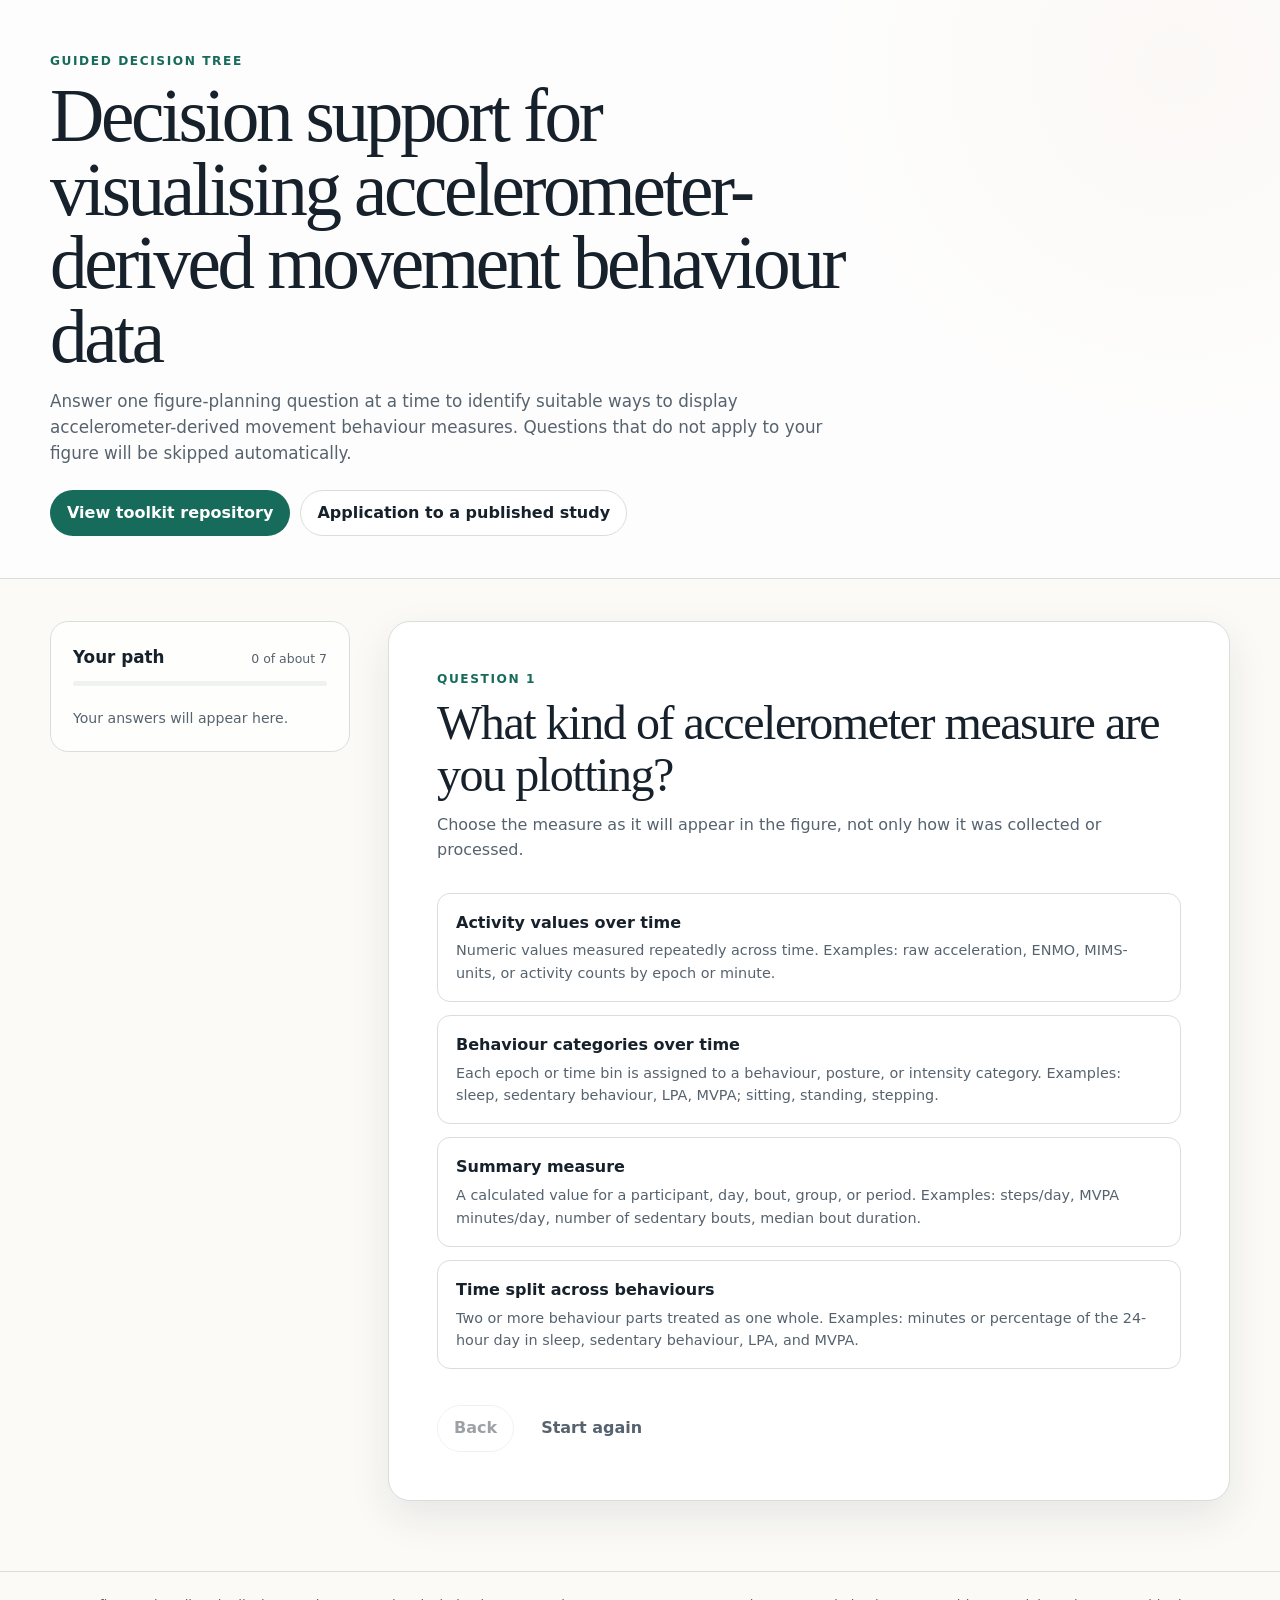
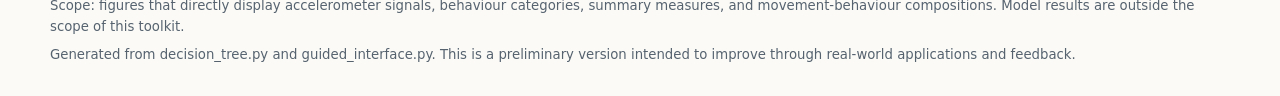
<file: docs/index.html>
<!doctype html>
<html lang="en">
  <head>
    <meta charset="utf-8">
    <meta name="viewport" content="width=device-width, initial-scale=1">
    <title>Decision support for visualising accelerometer-derived movement behaviour data</title>
    <link rel="stylesheet" href="styles.css">
  </head>
  <body>
    <header class="site-header">
      <div class="header-inner">
        <p class="eyebrow">Guided decision tree</p>
        <h1>Decision support for visualising accelerometer-derived movement behaviour data</h1>
        <p class="intro">
          Answer one figure-planning question at a time to identify suitable
          ways to display accelerometer-derived movement behaviour measures.
          Questions that do not apply to your figure will be skipped
          automatically.
        </p>
        <div class="header-actions">
          <a class="button primary" href="https://github.com/mpaivama/accelerometer-visualisation-decision-support">
            View toolkit repository
          </a>
          <a class="button secondary" href="https://github.com/mpaivama/accelerometer-visualisation-decision-support/tree/main/application_to_a_published_study">
            Application to a published study
          </a>
        </div>
      </div>
    </header>

    <main class="layout">
      <aside class="summary-panel" aria-label="Answered questions">
        <div class="summary-heading">
          <h2>Your path</h2>
          <span id="progress-label">Starting</span>
        </div>
        <div class="progress-track" aria-hidden="true">
          <div id="progress-bar" class="progress-bar"></div>
        </div>
        <ol id="answer-summary" class="answer-summary">
          <li class="empty-summary">Your answers will appear here.</li>
        </ol>
      </aside>

      <section class="workspace" aria-live="polite">
        <div id="error-box" class="error-box" hidden></div>

        <article id="question-card" class="card question-card">
          <p id="question-number" class="eyebrow"></p>
          <h2 id="question-title">Loading the first question...</h2>
          <p id="question-help" class="question-help"></p>
          <div id="answer-controls" class="answer-controls"></div>
          <div class="navigation">
            <button id="back-button" class="button secondary" type="button" disabled>
              Back
            </button>
            <button id="reset-button" class="button quiet" type="button">
              Start again
            </button>
          </div>
        </article>

        <section id="results" class="results" hidden>
          <div class="results-header">
            <p class="eyebrow">Your recommendation</p>
            <h2>Recommended visualisations</h2>
            <p>
              These recommendations were generated from the same Python decision
              tree used by the repository, notebook, local interface, and full
              decision report. This page runs fully in the browser.
            </p>
          </div>
          <div id="recommendation-list" class="recommendation-list"></div>

          <article class="card supporting-card">
            <h3>Your decision path</h3>
            <ul id="decision-path"></ul>
          </article>

          <article class="card supporting-card">
            <h3>Design notes</h3>
            <ul id="design-notes"></ul>
          </article>

          <div class="results-actions">
            <button id="results-back-button" class="button secondary" type="button">
              Change the last answer
            </button>
            <button id="results-reset-button" class="button primary" type="button">
              Start a new decision path
            </button>
          </div>
        </section>
      </section>
    </main>

    <footer>
      <p>
        Scope: figures that directly display accelerometer signals, behaviour
        categories, summary measures, and movement-behaviour compositions.
        Model results are outside the scope of this toolkit.
      </p>
      <p id="source-note"></p>
    </footer>

    <script src="data.js"></script>
    <script src="app.js"></script>
  </body>
</html>
</file>
<file: docs/styles.css>
:root {
  --ink: #17212b;
  --muted: #56636f;
  --paper: #fbfaf7;
  --panel: #ffffff;
  --line: #d9dedb;
  --soft: #eef3ef;
  --accent: #176b5b;
  --accent-dark: #0d5144;
  --accent-light: #dcefe9;
  --warm: #b6613b;
  --shadow: 0 16px 42px rgba(23, 33, 43, 0.09);
}

* {
  box-sizing: border-box;
}

[hidden] {
  display: none !important;
}

body {
  margin: 0;
  color: var(--ink);
  background:
    radial-gradient(circle at 92% 4%, rgba(182, 97, 59, 0.12), transparent 22rem),
    var(--paper);
  font-family: Inter, ui-sans-serif, system-ui, -apple-system, BlinkMacSystemFont, "Segoe UI", sans-serif;
  line-height: 1.55;
}

button,
input {
  font: inherit;
}

a {
  color: inherit;
}

.site-header {
  border-bottom: 1px solid var(--line);
  background: rgba(255, 255, 255, 0.72);
}

.header-inner {
  width: min(1180px, calc(100% - 40px));
  margin: 0 auto;
  padding: 52px 0 42px;
}

.eyebrow {
  margin: 0 0 8px;
  color: var(--accent);
  font-size: 0.76rem;
  font-weight: 800;
  letter-spacing: 0.13em;
  text-transform: uppercase;
}

h1,
h2,
h3,
p {
  margin-top: 0;
}

h1 {
  max-width: 800px;
  margin-bottom: 14px;
  font-family: Georgia, "Times New Roman", serif;
  font-size: clamp(2.35rem, 6vw, 4.7rem);
  font-weight: 500;
  letter-spacing: -0.045em;
  line-height: 0.98;
}

.intro {
  max-width: 780px;
  margin-bottom: 0;
  color: var(--muted);
  font-size: 1.05rem;
}

.header-actions {
  display: flex;
  flex-wrap: wrap;
  gap: 10px;
  margin-top: 24px;
}

.layout {
  display: grid;
  grid-template-columns: 300px minmax(0, 1fr);
  gap: 38px;
  width: min(1180px, calc(100% - 40px));
  margin: 42px auto 70px;
}

.summary-panel {
  align-self: start;
  position: sticky;
  top: 24px;
  padding: 22px;
  border: 1px solid var(--line);
  border-radius: 18px;
  background: rgba(255, 255, 255, 0.7);
}

.summary-heading {
  display: flex;
  align-items: baseline;
  justify-content: space-between;
  gap: 12px;
}

.summary-heading h2 {
  margin-bottom: 10px;
  font-size: 1.05rem;
}

#progress-label {
  color: var(--muted);
  font-size: 0.78rem;
}

.progress-track {
  height: 5px;
  overflow: hidden;
  margin-bottom: 22px;
  border-radius: 999px;
  background: var(--soft);
}

.progress-bar {
  width: 0;
  height: 100%;
  border-radius: inherit;
  background: var(--accent);
  transition: width 180ms ease;
}

.answer-summary {
  display: grid;
  gap: 15px;
  margin: 0;
  padding: 0;
  list-style: none;
}

.answer-summary li {
  padding-bottom: 14px;
  border-bottom: 1px solid var(--line);
}

.answer-summary li:last-child {
  padding-bottom: 0;
  border-bottom: 0;
}

.answer-summary .answer-question {
  display: block;
  margin-bottom: 3px;
  color: var(--muted);
  font-size: 0.75rem;
  line-height: 1.35;
}

.answer-summary .answer-value {
  display: block;
  font-size: 0.88rem;
  font-weight: 700;
  line-height: 1.35;
}

.empty-summary {
  color: var(--muted);
  font-size: 0.88rem;
}

.workspace {
  min-width: 0;
}

.card {
  border: 1px solid var(--line);
  border-radius: 22px;
  background: var(--panel);
  box-shadow: var(--shadow);
}

.question-card {
  padding: clamp(25px, 5vw, 48px);
}

.question-card h2,
.results-header h2 {
  margin-bottom: 12px;
  font-family: Georgia, "Times New Roman", serif;
  font-size: clamp(1.9rem, 4vw, 3rem);
  font-weight: 500;
  letter-spacing: -0.03em;
  line-height: 1.08;
}

.question-help,
.results-header p {
  max-width: 700px;
  color: var(--muted);
}

.answer-controls {
  display: grid;
  gap: 13px;
  margin: 30px 0 36px;
}

.option-button {
  width: 100%;
  padding: 17px 18px;
  border: 1px solid var(--line);
  border-radius: 13px;
  color: var(--ink);
  background: #fff;
  text-align: left;
  cursor: pointer;
  transition: border-color 150ms ease, box-shadow 150ms ease, transform 150ms ease;
}

.option-button:hover,
.option-button:focus-visible {
  border-color: var(--accent);
  box-shadow: 0 6px 18px rgba(23, 107, 91, 0.12);
  outline: 0;
  transform: translateY(-1px);
}

.option-label {
  display: block;
  margin-bottom: 4px;
  font-weight: 780;
}

.option-description {
  display: block;
  color: var(--muted);
  font-size: 0.9rem;
}

.navigation,
.results-actions {
  display: flex;
  flex-wrap: wrap;
  gap: 10px;
}

.button {
  display: inline-flex;
  align-items: center;
  justify-content: center;
  padding: 10px 16px;
  border: 1px solid transparent;
  border-radius: 999px;
  font-weight: 750;
  text-decoration: none;
  cursor: pointer;
}

.button:disabled {
  cursor: not-allowed;
  opacity: 0.42;
}

.button.primary {
  color: #fff;
  background: var(--accent);
}

.button.primary:hover {
  background: var(--accent-dark);
}

.button.secondary {
  border-color: var(--line);
  color: var(--ink);
  background: #fff;
}

.button.quiet {
  color: var(--muted);
  background: transparent;
}

.error-box {
  margin-bottom: 18px;
  padding: 14px 16px;
  border: 1px solid #db9c80;
  border-radius: 12px;
  color: #71351d;
  background: #fff0e9;
}

.results {
  display: grid;
  gap: 22px;
}

.results-header {
  padding: 18px 4px 4px;
}

.recommendation-list {
  display: grid;
  gap: 18px;
}

.recommendation-card {
  position: relative;
  overflow: hidden;
  padding: 28px;
  border: 1px solid var(--line);
  border-radius: 18px;
  background: #fff;
  box-shadow: var(--shadow);
}

.recommendation-card::before {
  position: absolute;
  inset: 0 auto 0 0;
  width: 5px;
  background: var(--accent);
  content: "";
}

.recommendation-rank {
  display: inline-block;
  margin-bottom: 11px;
  padding: 4px 9px;
  border-radius: 999px;
  color: var(--accent-dark);
  background: var(--accent-light);
  font-size: 0.72rem;
  font-weight: 800;
  letter-spacing: 0.08em;
  text-transform: uppercase;
}

.recommendation-card h3 {
  margin-bottom: 16px;
  font-family: Georgia, "Times New Roman", serif;
  font-size: 1.55rem;
  font-weight: 500;
}

.example-figure {
  overflow: hidden;
  margin: 0 0 20px;
  border: 1px solid var(--line);
  border-radius: 14px;
  background: #fbfaf7;
}

.example-figure img {
  display: block;
  width: 100%;
  max-height: 430px;
  object-fit: contain;
  background: #fff;
}

.example-figure figcaption {
  margin: 0;
  padding: 11px 13px 13px;
  color: var(--muted);
  font-size: 0.82rem;
  line-height: 1.4;
}

.example-figure figcaption strong {
  color: var(--accent-dark);
}

.example-figure figcaption a {
  color: var(--accent-dark);
  font-weight: 750;
}

.recommendation-detail {
  margin-bottom: 11px;
}

.recommendation-detail:last-child {
  margin-bottom: 0;
}

.recommendation-detail strong {
  color: var(--accent-dark);
}

.recommendation-detail ul {
  margin: 7px 0 0;
  padding-left: 22px;
  color: var(--muted);
}

.recommendation-detail li + li {
  margin-top: 5px;
}

.supporting-card {
  padding: 26px 28px;
  box-shadow: none;
}

.supporting-card h3 {
  margin-bottom: 12px;
}

.supporting-card ul {
  margin: 0;
  padding-left: 20px;
}

.supporting-card li + li {
  margin-top: 8px;
}

footer {
  border-top: 1px solid var(--line);
}

footer p {
  width: min(1180px, calc(100% - 40px));
  margin: 0 auto;
  padding: 24px 0 0;
  color: var(--muted);
  font-size: 0.83rem;
}

footer p:last-child {
  padding: 8px 0 30px;
}

@media (max-width: 850px) {
  .layout {
    grid-template-columns: 1fr;
  }

  .summary-panel {
    position: static;
  }
}

@media (max-width: 560px) {
  .header-inner,
  .layout,
  footer p {
    width: min(100% - 24px, 1180px);
  }

  .header-inner {
    padding-top: 38px;
  }

  .layout {
    margin-top: 24px;
  }

  .question-card {
    border-radius: 16px;
  }
}
</file>
